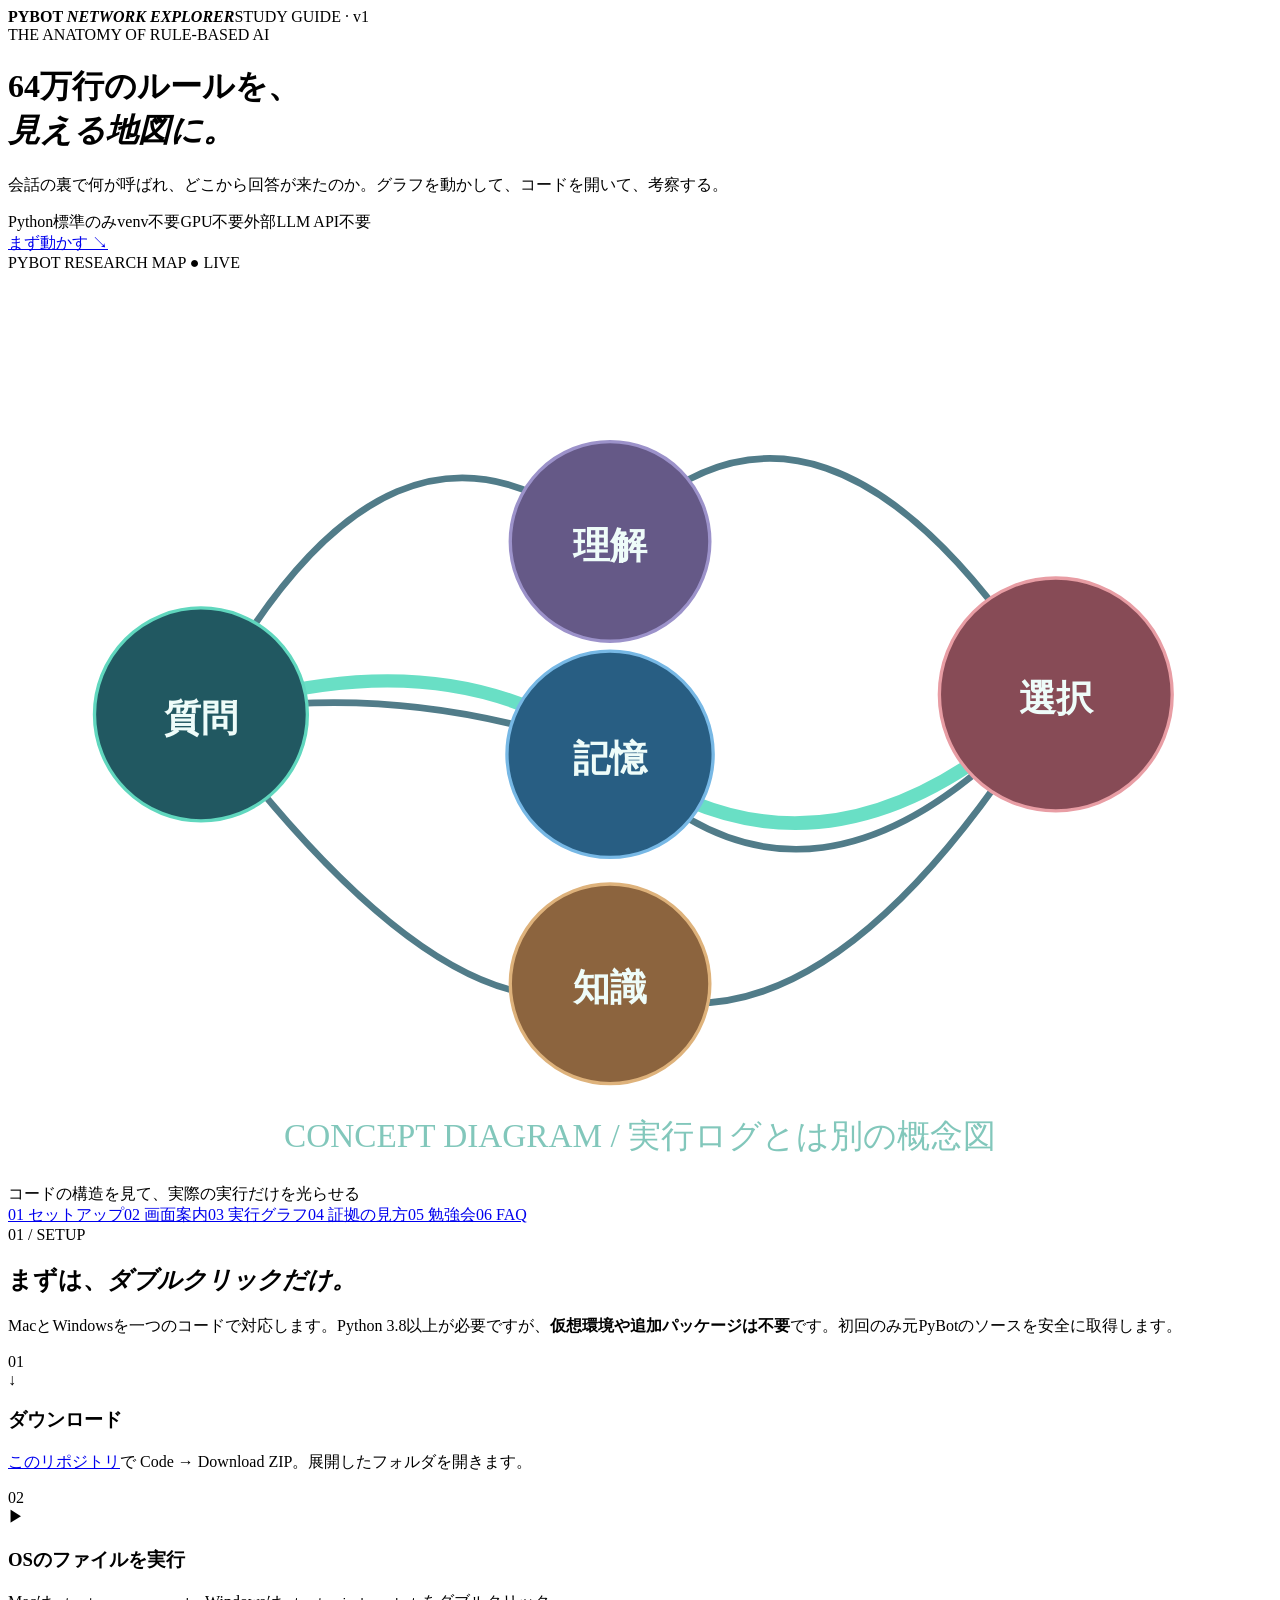
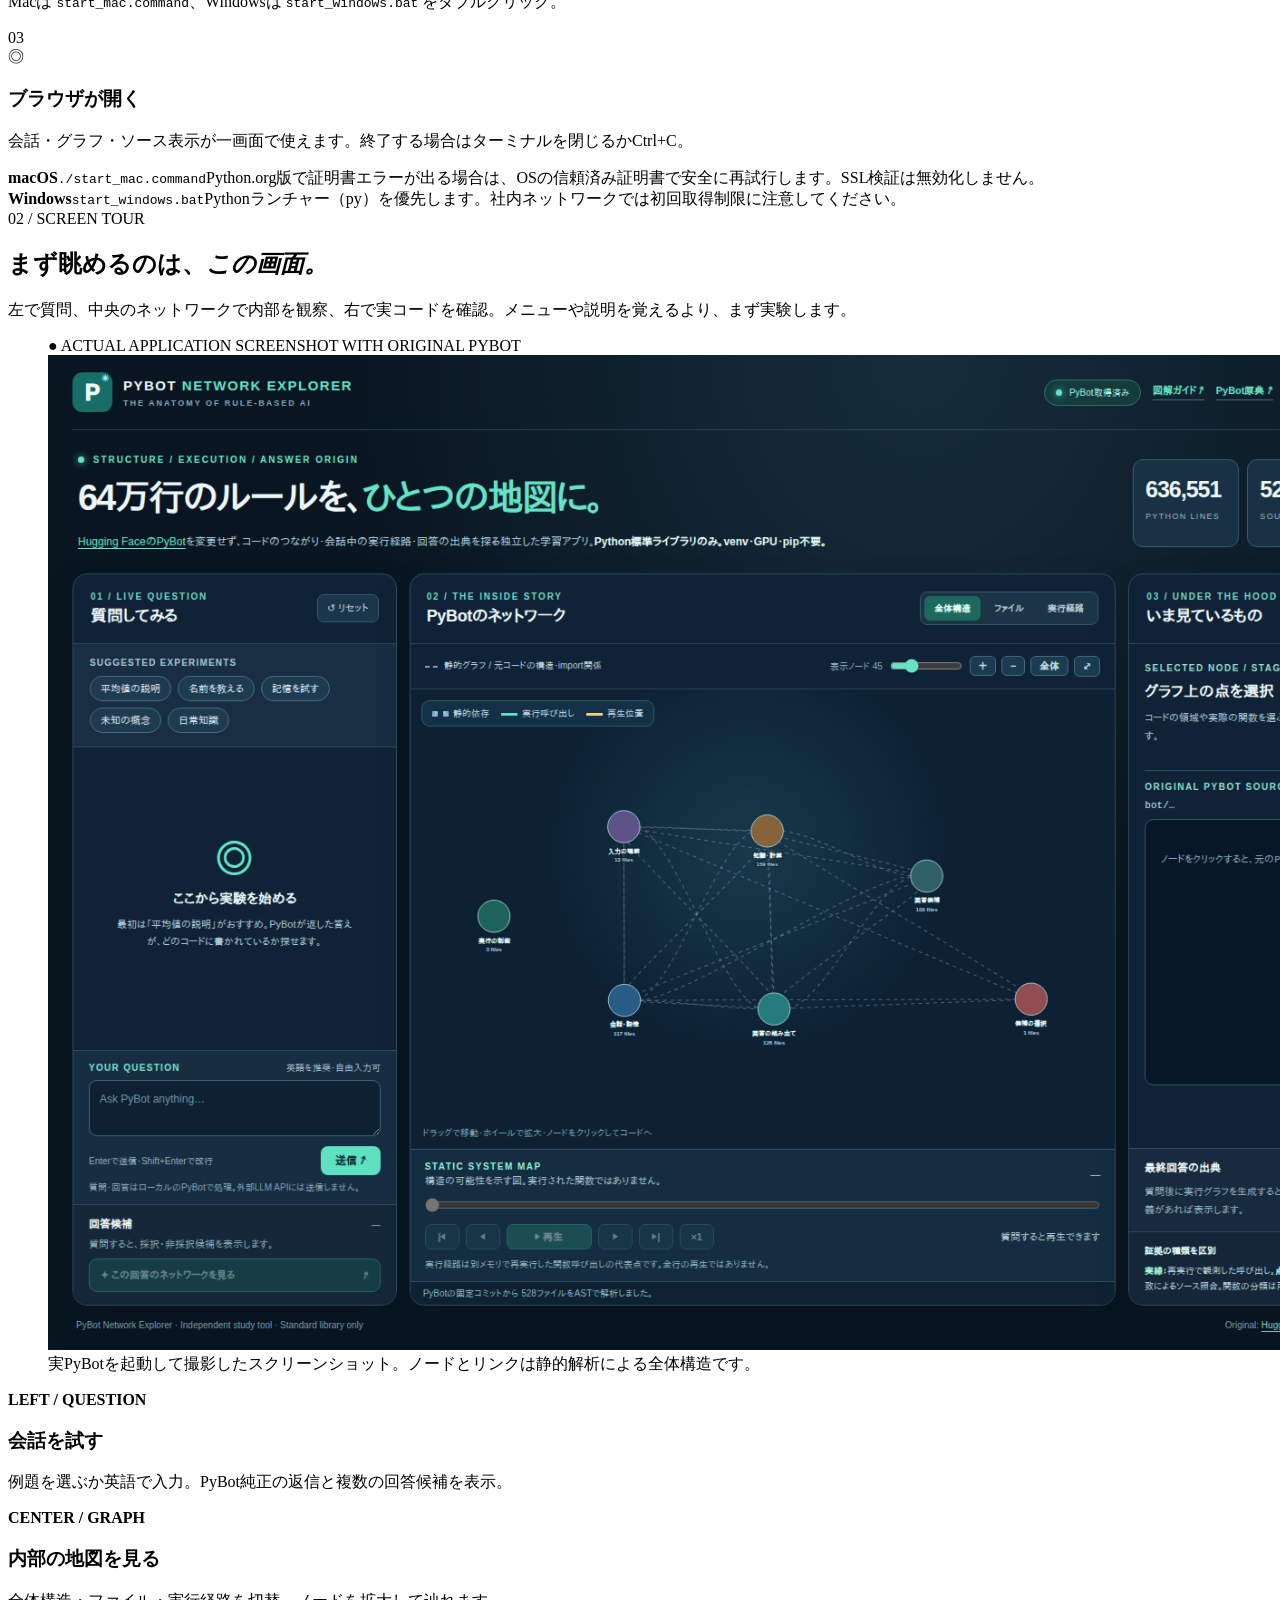
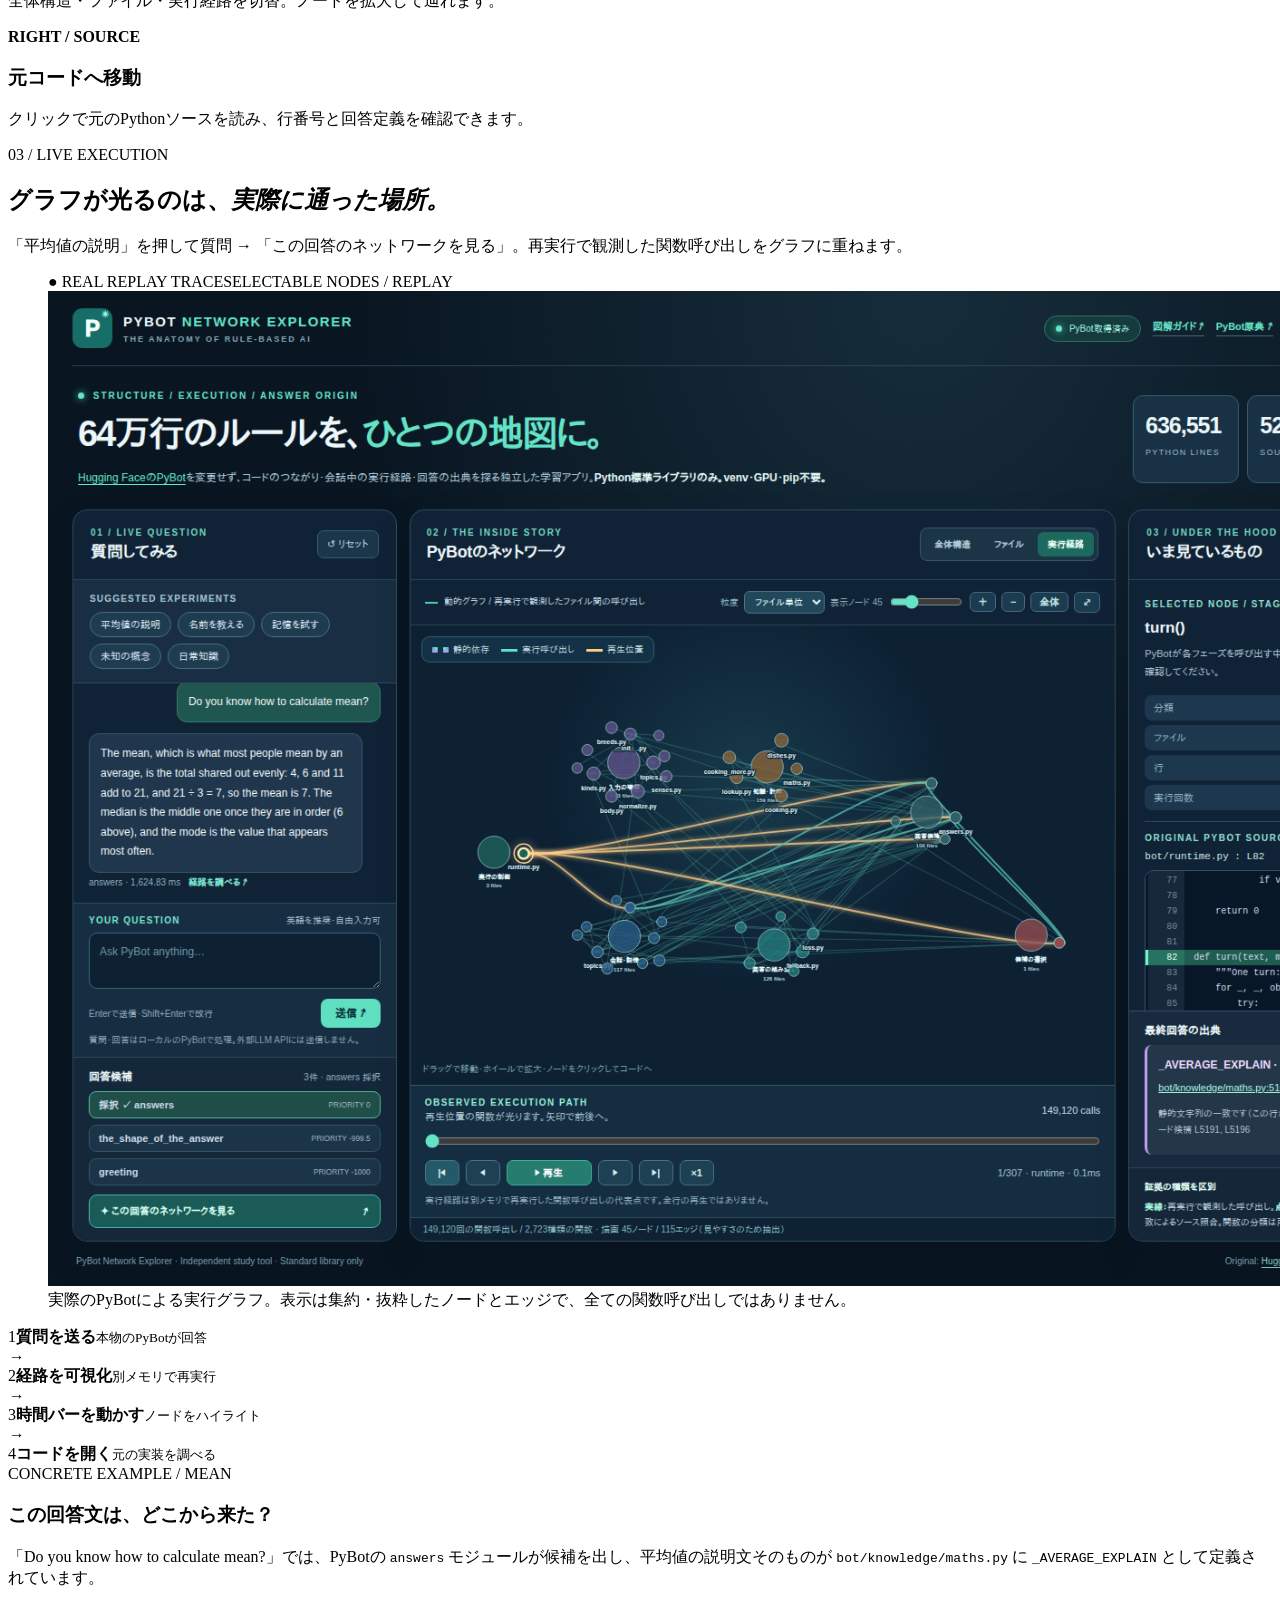
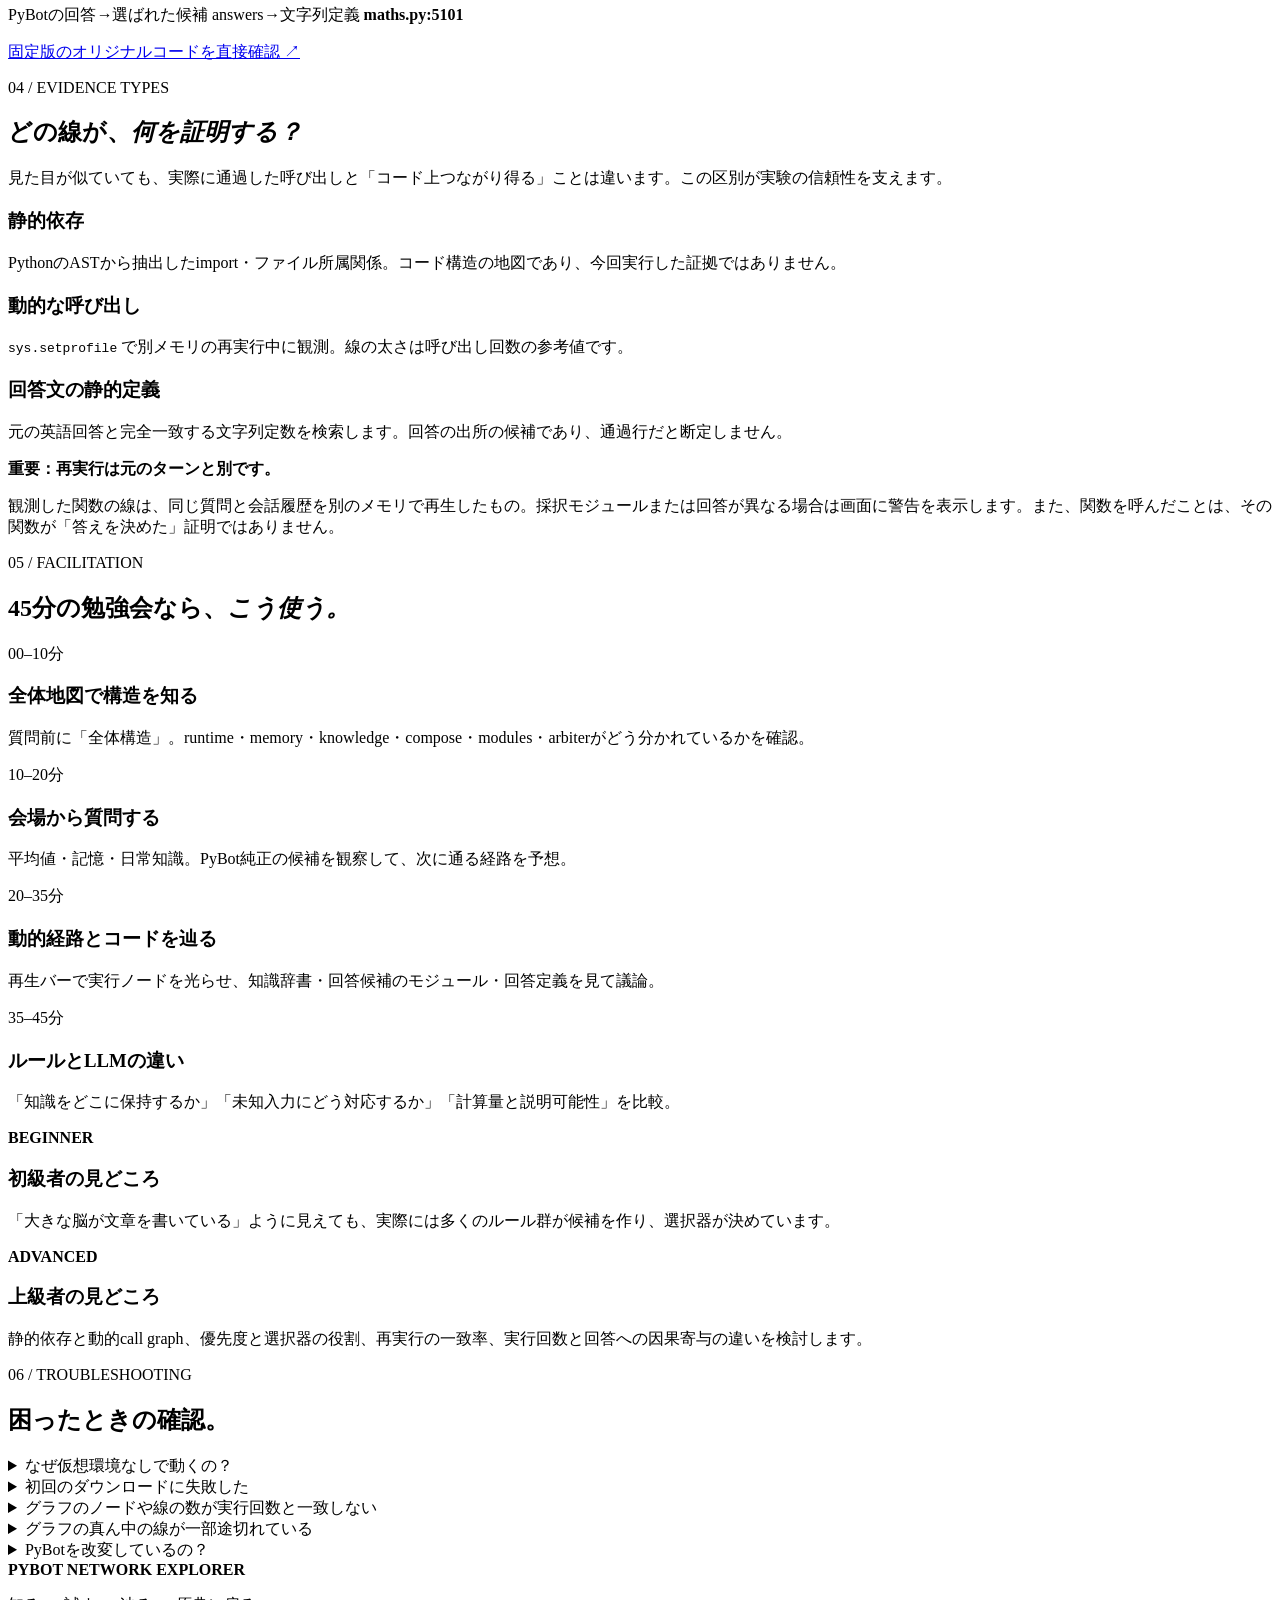
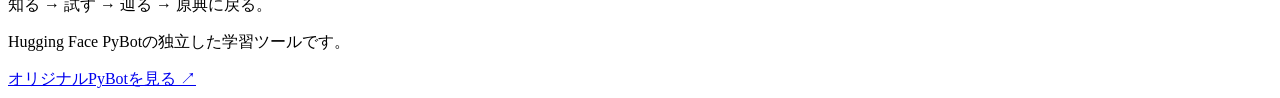
<file: docs/MANUAL.source.html>
<!doctype html>
<html lang="ja">
<head>
<meta charset="utf-8">
<meta name="viewport" content="width=device-width,initial-scale=1">
<meta name="color-scheme" content="light">
<title>PyBot Network Explorer — 図でわかる操作ガイド</title>
<!--EMBED_STYLES-->
</head>
<body>
<header class="cover">
<div class="container">
  <div class="cover-top"><strong>PYBOT <em>NETWORK EXPLORER</em></strong><span>STUDY GUIDE · v1</span></div>
  <div class="cover-grid">
    <div>
      <div class="eyebrow">THE ANATOMY OF RULE-BASED AI</div>
      <h1>64万行のルールを、<br><em>見える地図に。</em></h1>
      <p>会話の裏で何が呼ばれ、どこから回答が来たのか。グラフを動かして、コードを開いて、考察する。</p>
      <div class="cover-chips"><span>Python標準のみ</span><span>venv不要</span><span>GPU不要</span><span>外部LLM API不要</span></div>
      <a class="primary-link" href="#start">まず動かす <span>↘</span></a>
    </div>
    <div class="hero-diagram" aria-label="静的な依存グラフと動的呼出グラフを重ねずに比較する概念図">
      <div class="diagram-head">PYBOT RESEARCH MAP <span>● LIVE</span></div>
      <svg viewBox="0 0 380 273" role="img" aria-label="理解、記憶、知識、回答候補、選択器の関係の概念図">
        <g stroke="#517c89" stroke-width="2" fill="none">
          <path d="M58 133 Q115 25 180 81"/><path d="M58 133 Q120 122 181 145"/>
          <path d="M181 81 Q244 14 315 127"/><path d="M181 145 Q242 210 315 127"/>
          <path d="M58 133 Q134 235 181 214"/><path d="M181 214 Q244 243 315 127"/>
        </g>
        <path d="M58 133 Q133 108 181 145 Q246 194 315 127" stroke="#69dfc5" stroke-width="4" fill="none" stroke-linecap="round"/>
        <g font-size="11" text-anchor="middle" font-weight="800" fill="#eefcf9">
          <circle cx="58" cy="133" r="32" fill="#215861" stroke="#60d7be"/><text x="58" y="138">質問</text>
          <circle cx="181" cy="81" r="30" fill="#655987" stroke="#9c92ca"/><text x="181" y="86">理解</text>
          <circle cx="181" cy="145" r="31" fill="#285e83" stroke="#77b8e5"/><text x="181" y="150">記憶</text>
          <circle cx="181" cy="214" r="30" fill="#8c643e" stroke="#deb27b"/><text x="181" y="219">知識</text>
          <circle cx="315" cy="127" r="35" fill="#874b56" stroke="#e89da4"/><text x="315" y="132">選択</text>
        </g>
        <text x="190" y="263" font-size="10" fill="#82c7bb" text-anchor="middle">CONCEPT DIAGRAM / 実行ログとは別の概念図</text>
      </svg>
      <div class="diagram-foot"><i></i> コードの構造を見て、実際の実行だけを光らせる</div>
    </div>
  </div>
</div>
</header>
<nav class="nav"><div class="container">
<a href="#start">01 セットアップ</a><a href="#screen">02 画面案内</a><a href="#execute">03 実行グラフ</a><a href="#evidence">04 証拠の見方</a><a href="#workshop">05 勉強会</a><a href="#faq">06 FAQ</a>
</div></nav>
<main class="container">
<section id="start" class="chapter">
  <div class="section-kicker">01 / SETUP</div><h2>まずは、<em>ダブルクリックだけ。</em></h2>
  <p class="lead">MacとWindowsを一つのコードで対応します。Python 3.8以上が必要ですが、<strong>仮想環境や追加パッケージは不要</strong>です。初回のみ元PyBotのソースを安全に取得します。</p>
  <div class="step-grid">
    <article class="step-card"><span class="step-num">01</span><div class="step-illustration">↓</div><h3>ダウンロード</h3><p><a href="https://github.com/hirasunaryou/PyBot-Network-Explorer" target="_blank" rel="noopener">このリポジトリ</a>で Code → Download ZIP。展開したフォルダを開きます。</p></article>
    <article class="step-card"><span class="step-num">02</span><div class="step-illustration">▶</div><h3>OSのファイルを実行</h3><p>Macは <code>start_mac.command</code>、Windowsは <code>start_windows.bat</code> をダブルクリック。</p></article>
    <article class="step-card"><span class="step-num">03</span><div class="step-illustration">◎</div><h3>ブラウザが開く</h3><p>会話・グラフ・ソース表示が一画面で使えます。終了する場合はターミナルを閉じるかCtrl+C。</p></article>
  </div>
  <div class="platform-pair">
    <div><strong>macOS</strong><code>./start_mac.command</code><span>Python.org版で証明書エラーが出る場合は、OSの信頼済み証明書で安全に再試行します。SSL検証は無効化しません。</span></div>
    <div><strong>Windows</strong><code>start_windows.bat</code><span>Pythonランチャー（py）を優先します。社内ネットワークでは初回取得制限に注意してください。</span></div>
  </div>
</section>
<section id="screen" class="chapter">
  <div class="section-kicker">02 / SCREEN TOUR</div><h2>まず眺めるのは、<em>この画面。</em></h2>
  <p class="lead">左で質問、中央のネットワークで内部を観察、右で実コードを確認。メニューや説明を覚えるより、まず実験します。</p>
  <figure class="screen"><div class="screen-top"><span>● ACTUAL APPLICATION SCREEN</span><span>SHOT WITH ORIGINAL PYBOT</span></div><img src="images/overview.png" alt="PyBot Network Explorerの実画面。左に質問、中央にノードグラフ、右にソースインスペクタ。" width="1450"><figcaption>実PyBotを起動して撮影したスクリーンショット。ノードとリンクは静的解析による全体構造です。</figcaption></figure>
  <div class="three-up">
    <div><b>LEFT / QUESTION</b><h3>会話を試す</h3><p>例題を選ぶか英語で入力。PyBot純正の返信と複数の回答候補を表示。</p></div>
    <div><b>CENTER / GRAPH</b><h3>内部の地図を見る</h3><p>全体構造・ファイル・実行経路を切替。ノードを拡大して辿れます。</p></div>
    <div><b>RIGHT / SOURCE</b><h3>元コードへ移動</h3><p>クリックで元のPythonソースを読み、行番号と回答定義を確認できます。</p></div>
  </div>
</section>
<section id="execute" class="chapter">
  <div class="section-kicker">03 / LIVE EXECUTION</div><h2>グラフが光るのは、<em>実際に通った場所。</em></h2>
  <p class="lead">「平均値の説明」を押して質問 → 「この回答のネットワークを見る」。再実行で観測した関数呼び出しをグラフに重ねます。</p>
  <figure class="screen"><div class="screen-top"><span>● REAL REPLAY TRACE</span><span>SELECTABLE NODES / REPLAY</span></div><img src="images/trace.png" alt="平均値に関する質問を実際のPyBotで処理し、関数呼び出しネットワークを可視化している画面。" width="1450"><figcaption>実際のPyBotによる実行グラフ。表示は集約・抜粋したノードとエッジで、全ての関数呼び出しではありません。</figcaption></figure>
  <div class="journey">
    <div><span>1</span><b>質問を送る</b><small>本物のPyBotが回答</small></div><i>→</i>
    <div><span>2</span><b>経路を可視化</b><small>別メモリで再実行</small></div><i>→</i>
    <div><span>3</span><b>時間バーを動かす</b><small>ノードをハイライト</small></div><i>→</i>
    <div><span>4</span><b>コードを開く</b><small>元の実装を調べる</small></div>
  </div>
  <div class="example"><div class="example-label">CONCRETE EXAMPLE / MEAN</div><h3>この回答文は、どこから来た？</h3><p>「Do you know how to calculate mean?」では、PyBotの <code>answers</code> モジュールが候補を出し、平均値の説明文そのものが <code>bot/knowledge/maths.py</code> に <code>_AVERAGE_EXPLAIN</code> として定義されています。</p><div class="origin-path"><span>PyBotの回答</span><i>→</i><span>選ばれた候補 answers</span><i>→</i><span>文字列定義 <b>maths.py:5101</b></span></div><p><a href="https://github.com/huggingface/pybot/blob/7d63c7fbebb44c7e466e5c8b5c1f341ab767929e/bot/knowledge/maths.py#L5101-L5104" target="_blank" rel="noopener">固定版のオリジナルコードを直接確認 ↗</a></p></div>
</section>
<section id="evidence" class="chapter">
  <div class="section-kicker">04 / EVIDENCE TYPES</div><h2>どの線が、<em>何を証明する？</em></h2>
  <p class="lead">見た目が似ていても、実際に通過した呼び出しと「コード上つながり得る」ことは違います。この区別が実験の信頼性を支えます。</p>
  <div class="evidence-grid">
    <article><div class="evidence-line static"></div><h3>静的依存</h3><p>PythonのASTから抽出したimport・ファイル所属関係。コード構造の地図であり、今回実行した証拠ではありません。</p></article>
    <article><div class="evidence-line dynamic"></div><h3>動的な呼び出し</h3><p><code>sys.setprofile</code> で別メモリの再実行中に観測。線の太さは呼び出し回数の参考値です。</p></article>
    <article><div class="evidence-line origin"></div><h3>回答文の静的定義</h3><p>元の英語回答と完全一致する文字列定数を検索します。回答の出所の候補であり、通過行だと断定しません。</p></article>
  </div>
  <div class="warning"><strong>重要：再実行は元のターンと別です。</strong><p>観測した関数の線は、同じ質問と会話履歴を別のメモリで再生したもの。採択モジュールまたは回答が異なる場合は画面に警告を表示します。また、関数を呼んだことは、その関数が「答えを決めた」証明ではありません。</p></div>
</section>
<section id="workshop" class="chapter">
  <div class="section-kicker">05 / FACILITATION</div><h2>45分の勉強会なら、<em>こう使う。</em></h2>
  <div class="timeline">
    <div><time>00–10分</time><h3>全体地図で構造を知る</h3><p>質問前に「全体構造」。runtime・memory・knowledge・compose・modules・arbiterがどう分かれているかを確認。</p></div>
    <div><time>10–20分</time><h3>会場から質問する</h3><p>平均値・記憶・日常知識。PyBot純正の候補を観察して、次に通る経路を予想。</p></div>
    <div><time>20–35分</time><h3>動的経路とコードを辿る</h3><p>再生バーで実行ノードを光らせ、知識辞書・回答候補のモジュール・回答定義を見て議論。</p></div>
    <div><time>35–45分</time><h3>ルールとLLMの違い</h3><p>「知識をどこに保持するか」「未知入力にどう対応するか」「計算量と説明可能性」を比較。</p></div>
  </div>
  <div class="levels"><article><b>BEGINNER</b><h3>初級者の見どころ</h3><p>「大きな脳が文章を書いている」ように見えても、実際には多くのルール群が候補を作り、選択器が決めています。</p></article><article><b>ADVANCED</b><h3>上級者の見どころ</h3><p>静的依存と動的call graph、優先度と選択器の役割、再実行の一致率、実行回数と回答への因果寄与の違いを検討します。</p></article></div>
</section>
<section id="faq" class="chapter">
  <div class="section-kicker">06 / TROUBLESHOOTING</div><h2>困ったときの確認。</h2>
  <details><summary>なぜ仮想環境なしで動くの？</summary><p>元のPyBotと、このNetwork ExplorerのPythonバックエンドは追加pipライブラリを使わず、標準ライブラリのみで動く構成です。画面はブラウザ内蔵SVGとJavaScriptで描画しています。GPU・学習済みのモデル重みは使いません。</p></details>
  <details><summary>初回のダウンロードに失敗した</summary><p>インターネット接続が必要です。Python.org版のMacでSSL証明書エラーが出た場合は、OS標準のcurlで証明書検証を維持したまま再試行します。失敗が続くときは、Finder → アプリケーション → Pythonのバージョンのフォルダ → Install Certificates.command を実行して確認してください。</p></details>
  <details><summary>グラフのノードや線の数が実行回数と一致しない</summary><p>何万回もの実行を全部描くと読めなくなります。画面は主要なノード・エッジと時系列の代表点を抽出しています。全体の関数呼び出し件数や省略数はAPIに記録されています。意味的な寄与のランキングではありません。</p></details>
  <details><summary>グラフの真ん中の線が一部途切れている</summary><p>選んだ表示数に含まれないノードの接続は省略します。表示ノード数のスライダーを増やしてみてください。ノードの所属から処理の大まかな役割を解説しており、未観測のエッジを補完することはありません。</p></details>
  <details><summary>PyBotを改変しているの？</summary><p>いいえ。Hugging FaceのPyBotは固定コミットで取得し、そのまま実行します。Graph Explorerは観測・グラフ描画のための独立コードです。元PyBotはApache License 2.0です。</p></details>
</section>
</main>
<footer><div class="container"><div><strong>PYBOT NETWORK EXPLORER</strong><p>知る → 試す → 辿る → 原典に戻る。</p></div><div><p>Hugging Face PyBotの独立した学習ツールです。</p><a href="https://github.com/huggingface/pybot" target="_blank" rel="noopener">オリジナルPyBotを見る ↗</a></div></div></footer>
</body>
</html>
</file>
